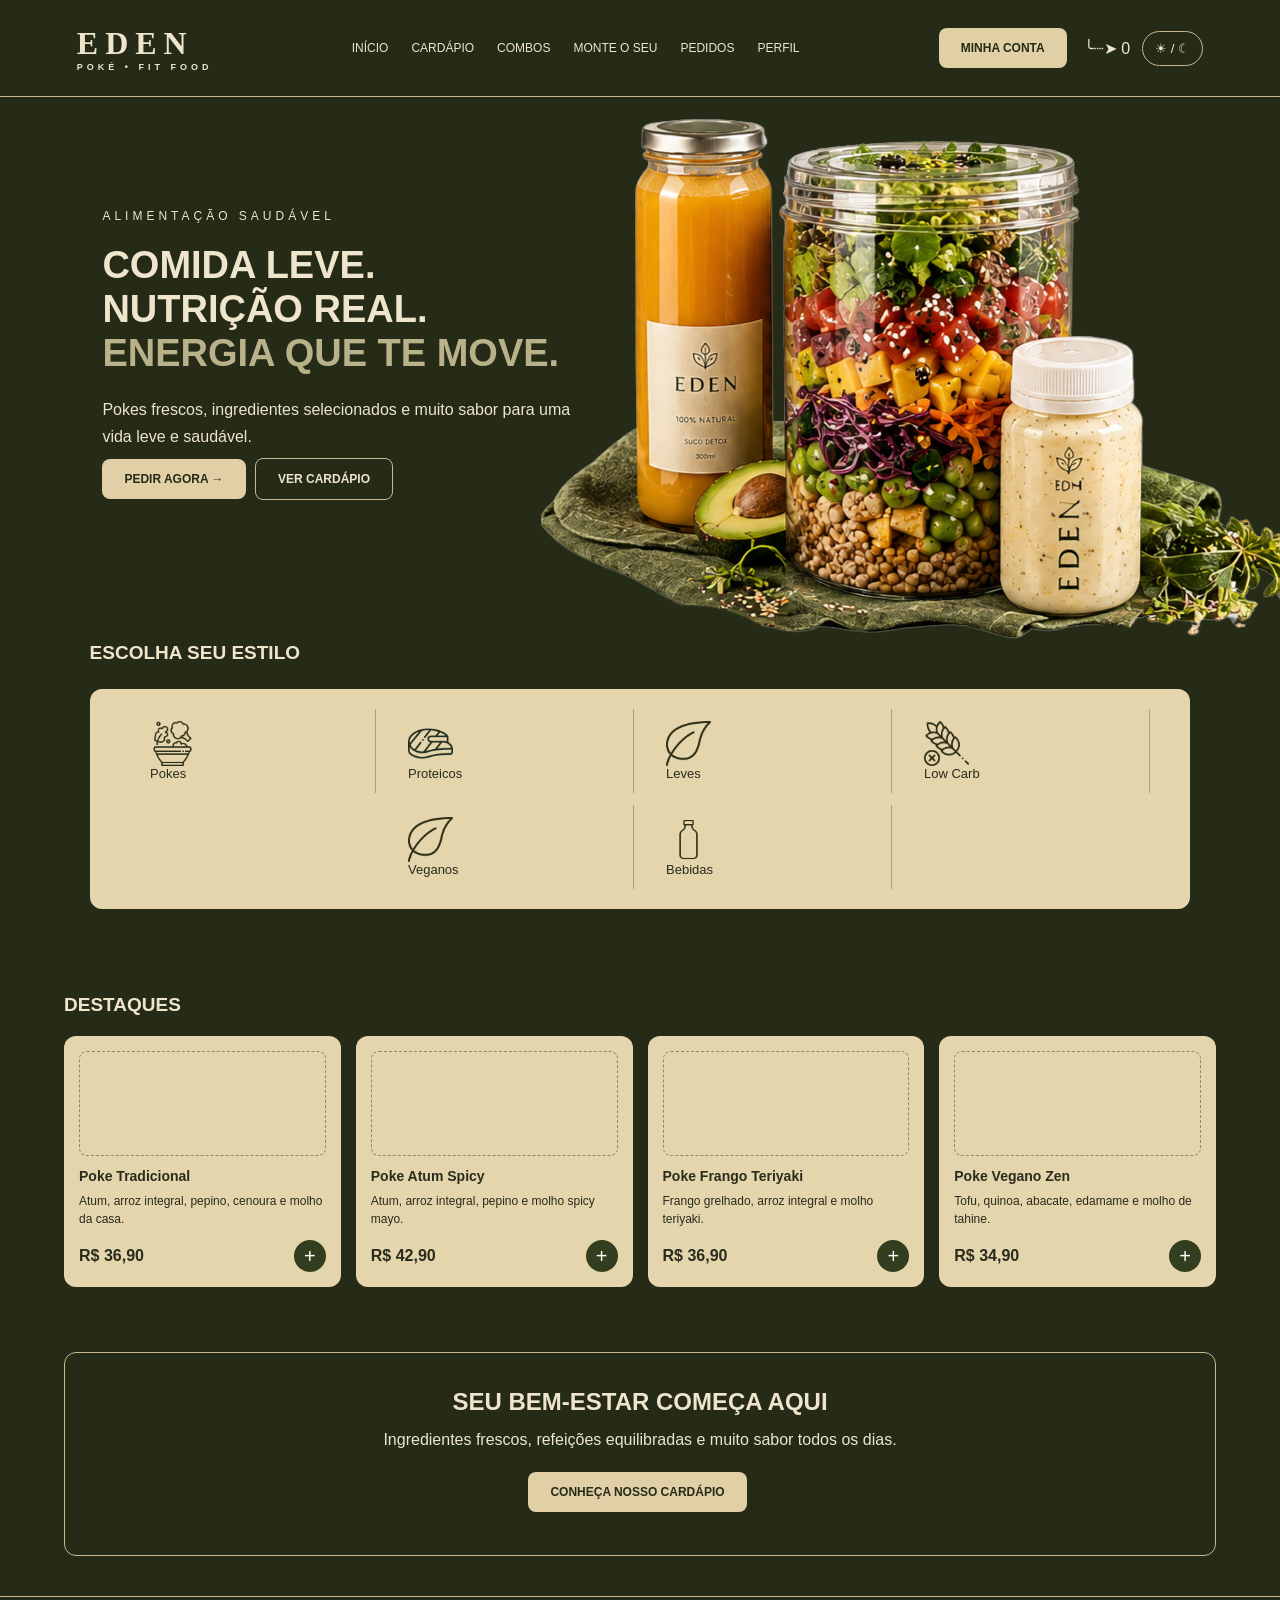
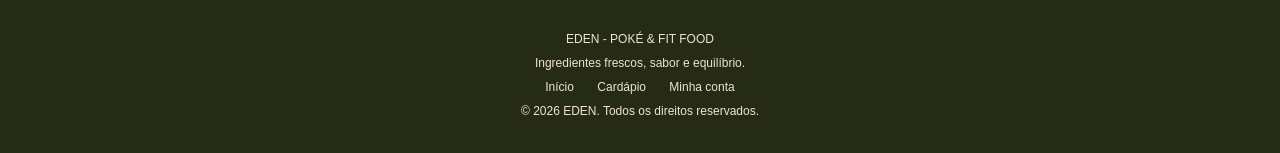
<file: index.html>
<!DOCTYPE html>
<html lang="pt-br">
<head>
    <meta charset="UTF-8">
    <meta name="viewport" content="width=device-width, initial-scale=1.0">
    <title>EDEN | Poke & Fit Food</title>
    <link rel="stylesheet" href="style.css">
</head>
<body>
    <header id="cabecalho"></header>

    <main>
        <section class="inicio">
            <div class="texto-inicio">
                <p class="subtitulo">ALIMENTAÇÃO SAUDÁVEL</p>
                <h1>COMIDA LEVE.<br>NUTRIÇÃO REAL.<br><span>ENERGIA QUE TE MOVE.</span></h1>
                <p>Pokes frescos, ingredientes selecionados e muito sabor para uma vida leve e saudável.</p>

                <a href="cardapio.html" class="botao">PEDIR AGORA →</a>
                <a href="cardapio.html" class="botao botao-contorno">VER CARDÁPIO</a>
            </div>

            <div class="imagem-principal">
                <!--imagem dos produtos-->
                <p><img src="138a0381-5ebe-4b4e-bbcd-8051aadfc084.png" alt=""></p>
            </div>
        </section>

        <section class="categorias">
            <h2>ESCOLHA SEU ESTILO</h2>
            <div class="lista-categorias">
                <a href="cardapio.html"><img src="salada (1).png" alt=""> Pokes</a>
                <a href="cardapio.html"><img src="salmao.png" alt="">Proteicos</a>
                <a href="cardapio.html"><img src="folha (1).png" alt=""> Leves</a>
                <a href="cardapio.html"><img src="livre-de-gluten.png" alt=""> Low Carb</a>
                <a href="cardapio.html"><img src="folha (1).png" alt=""> Veganos</a>
                <a href="cardapio.html"><img src="garrafa-de-leite.png" alt=""> Bebidas</a>
            </div>
        </section>

        <section class="secao">
            <h2>DESTAQUES</h2>
            <div class="produtos" id="destaques"></div>
        </section>

        <section class="mensagem">
            <h2>SEU BEM-ESTAR COMEÇA AQUI</h2>
            <p>Ingredientes frescos, refeições equilibradas e muito sabor todos os dias.</p>
            <a href="cardapio.html" class="botao">CONHEÇA NOSSO CARDÁPIO</a>
        </section>
    </main>

    <footer id="rodape"></footer>
    <script src="script.js"></script>
</body>
</html>
</file>
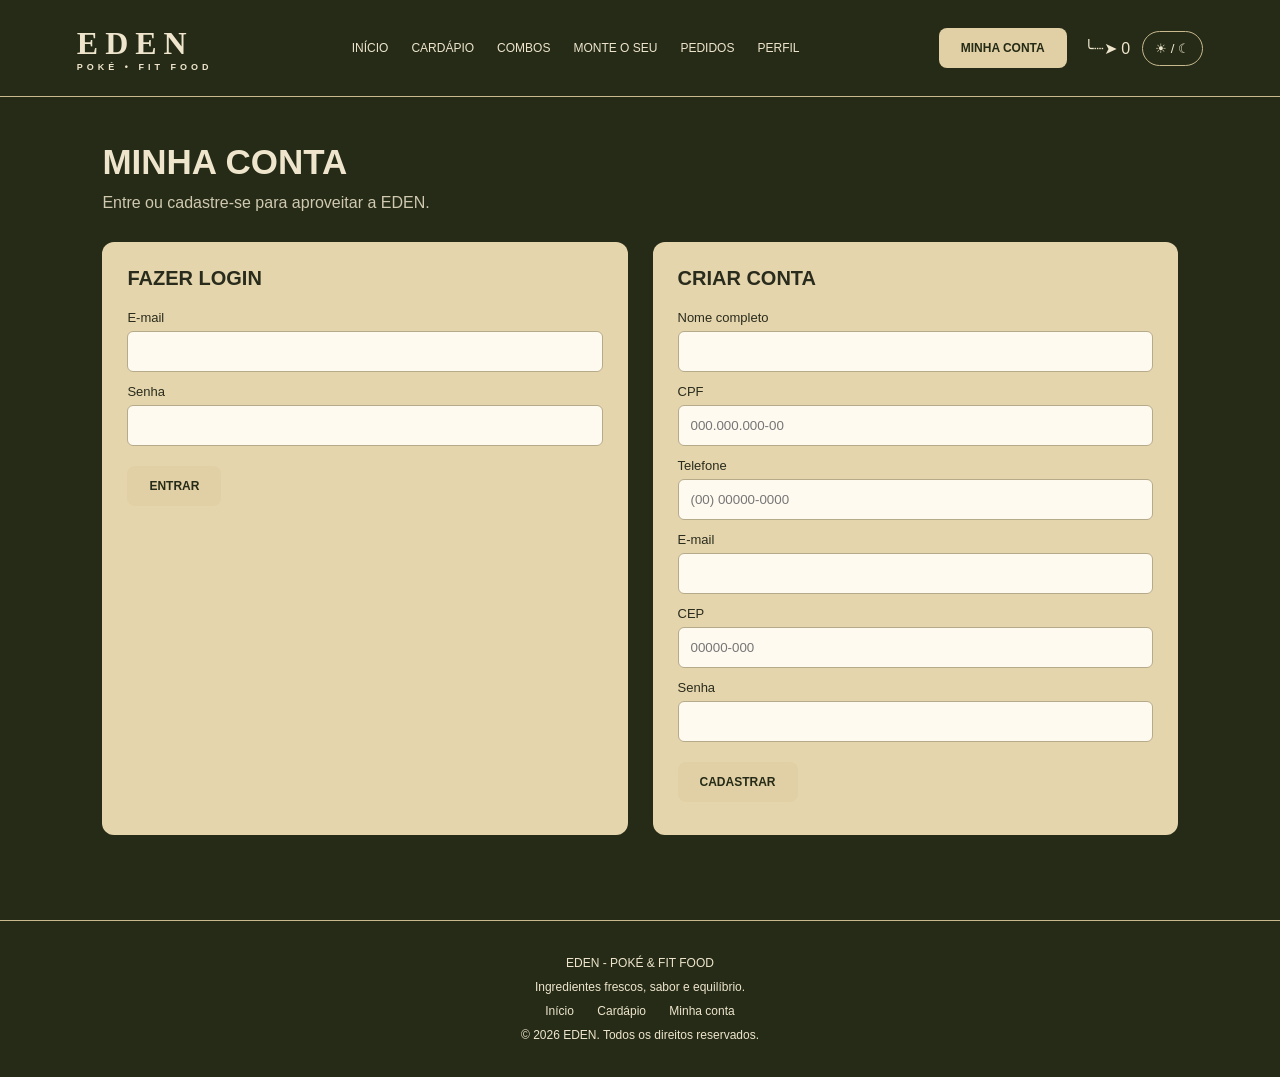
<file: acesso.html>
<!DOCTYPE html>
<html lang="pt-br">
<head>
    <meta charset="UTF-8">
    <meta name="viewport" content="width=device-width, initial-scale=1.0">
    <title>Minha conta | EDEN</title>
    <link rel="stylesheet" href="style.css">
</head>
<body>
    <header id="cabecalho"></header>

    <main class="pagina">
        <h1>MINHA CONTA</h1>
        <p>Entre ou cadastre-se para aproveitar a EDEN.</p>

        <div class="caixas-acesso">
            <form class="formulario" id="formLogin">
                <h2>FAZER LOGIN</h2>

                <label>E-mail</label>
                <input type="email" id="loginEmail" maxlength="60" required>

                <label>Senha</label>
                <input type="password" id="loginSenha" maxlength="30" required>

                <button class="botao" type="submit">ENTRAR</button>
            </form>

            <form class="formulario" id="formCadastro">
                <h2>CRIAR CONTA</h2>

                <label>Nome completo</label>
                <input type="text" id="nome" maxlength="60" required>

                <label>CPF</label>
                <input type="text" id="cpf" placeholder="000.000.000-00" maxlength="14" required>

                <label>Telefone</label>
                <input type="text" id="telefone" placeholder="(00) 00000-0000" maxlength="15" required>

                <label>E-mail</label>
                <input type="email" id="email" maxlength="60" required>

                <label>CEP</label>
                <input type="text" id="cep" placeholder="00000-000" maxlength="9" required>

                <label>Senha</label>
                <input type="password" id="senha" minlength="6" maxlength="20" required>

                <button class="botao" type="submit">CADASTRAR</button>
            </form>
        </div>
    </main>

    <footer id="rodape"></footer>
    <script src="script.js"></script>
</body>
</html>
</file>
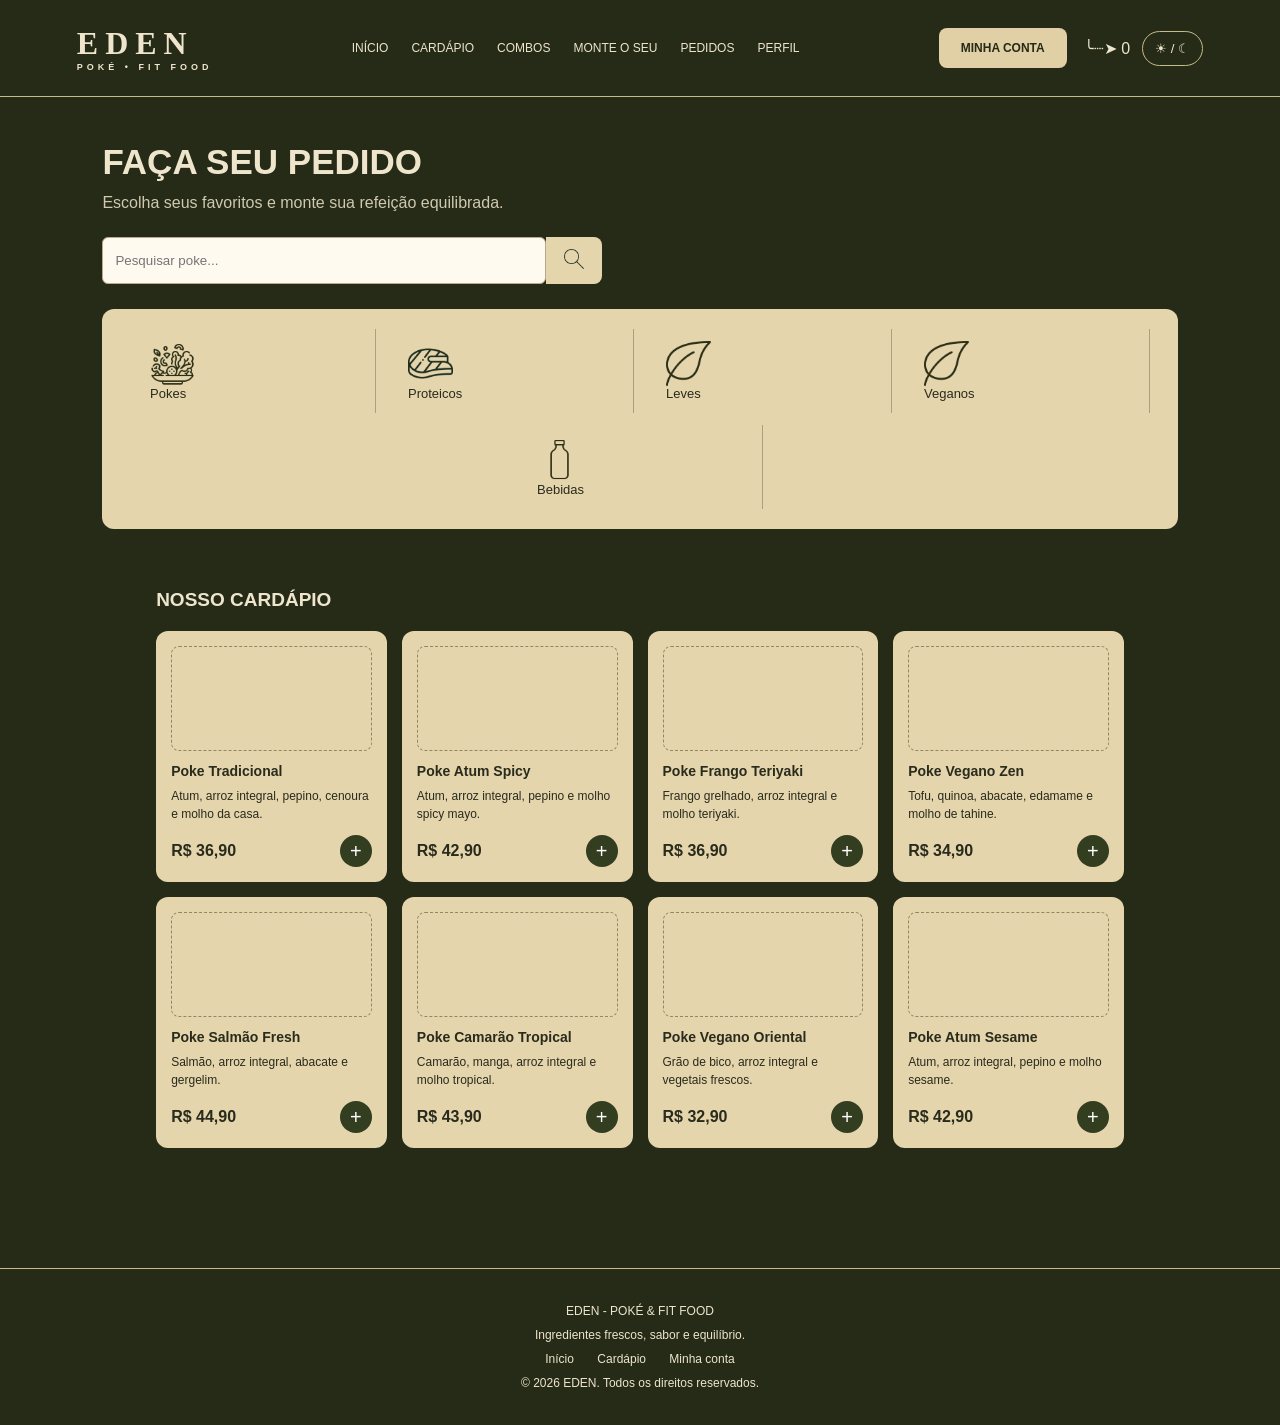
<file: cardapio.html>
<!DOCTYPE html>
<html lang="pt-br">
<head>
    <meta charset="UTF-8">
    <meta name="viewport" content="width=device-width, initial-scale=1.0">
    <title>Cardápio | EDEN</title>
    <link rel="stylesheet" href="style.css">
</head>
<body>
    <header id="cabecalho"></header>

    <main class="pagina">
        <h1>FAÇA SEU PEDIDO</h1>
        <p>Escolha seus favoritos e monte sua refeição equilibrada.</p>

        <div class="barra-pesquisa">
            <input type="text" id="pesquisa" placeholder="Pesquisar poke...">
            <button onclick="buscarProdutos()"><img src="lupa-arredondada.png" alt=""></button>
        </div>

        <div class="lista-categorias">
            <a href="#produtos"><img src="salada.png" alt=""> Pokes</a>
            <a href="#produtos"><img src="salmao.png" alt=""> Proteicos</a>
            <a href="#produtos"><img src="folha (1).png" alt=""> Leves</a>
            <a href="#produtos"><img src="folha (1).png" alt=""> Veganos</a>
            <a href="#produtos"><img src="garrafa-de-leite.png" alt=""> Bebidas</a>
        </div>

        <section class="secao">
            <h2>NOSSO CARDÁPIO</h2>
            <div class="produtos" id="produtos"></div>
        </section>
    </main>

    <footer id="rodape"></footer>
    <script src="script.js"></script>
</body>
</html>
</file>
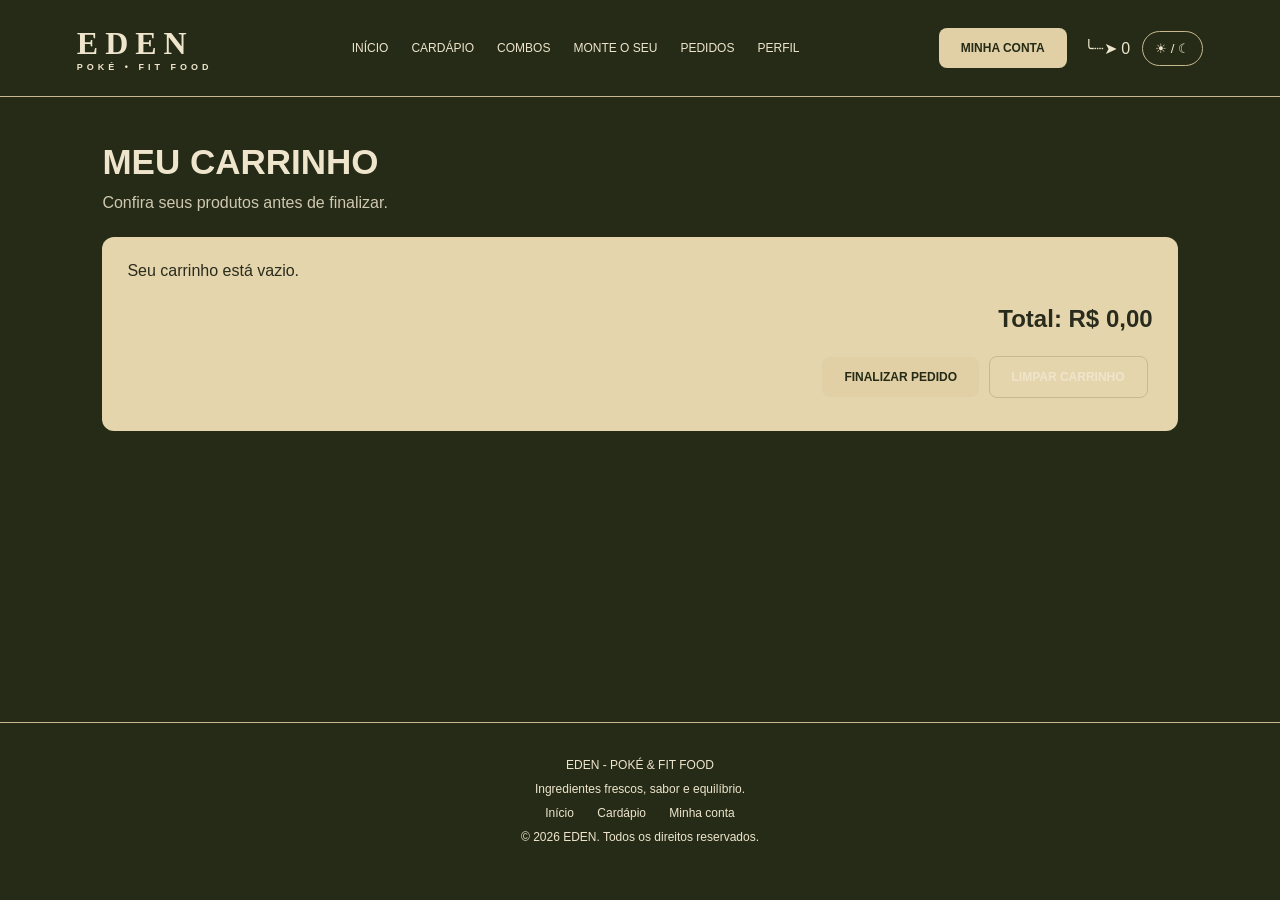
<file: carrinho.html>
<!DOCTYPE html>
<html lang="pt-br">
<head>
    <meta charset="UTF-8">
    <meta name="viewport" content="width=device-width, initial-scale=1.0">
    <title>Carrinho | EDEN</title>
    <link rel="stylesheet" href="style.css">
</head>
<body>
    <header id="cabecalho"></header>

    <main class="pagina">
        <h1>MEU CARRINHO</h1>
        <p>Confira seus produtos antes de finalizar.</p>

        <div class="caixa">
            <div id="itensCarrinho"></div>

            <div class="total">
                <h2>Total: R$ <span id="valorTotal">0,00</span></h2>
                <button class="botao" onclick="finalizarPedido()">FINALIZAR PEDIDO</button>
                <button class="botao botao-contorno" onclick="limparCarrinho()">LIMPAR CARRINHO</button>
            </div>
        </div>
    </main>

    <footer id="rodape"></footer>
    <script src="script.js"></script>
</body>
</html>
</file>
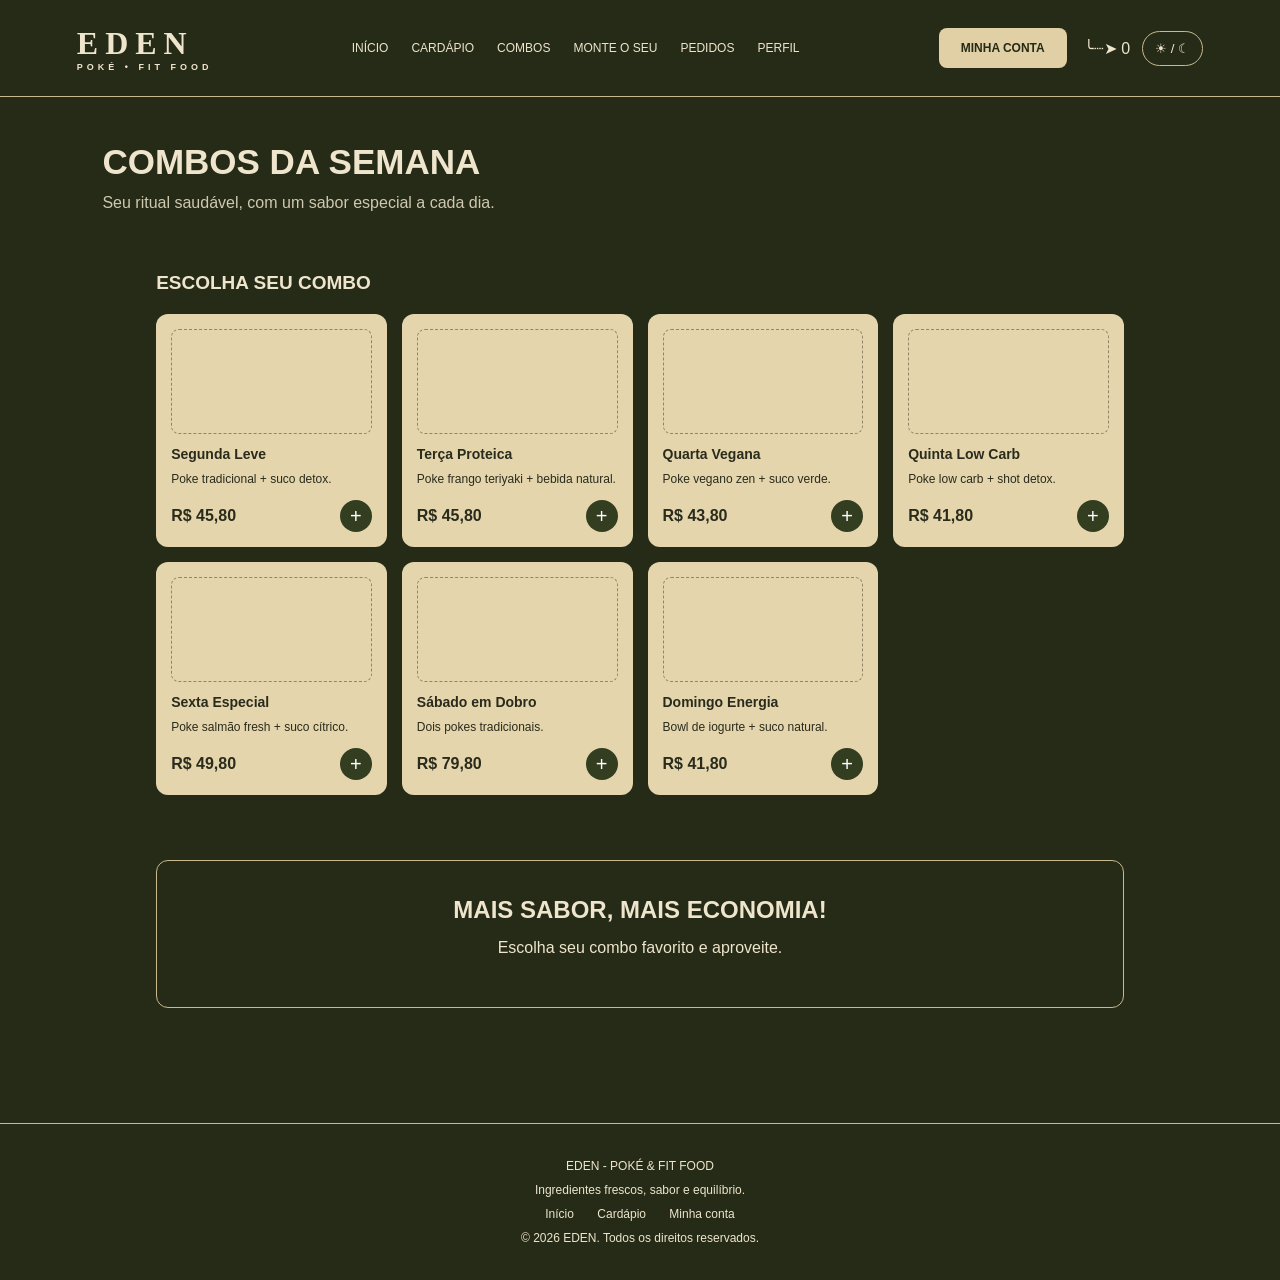
<file: combos.html>
<!DOCTYPE html>
<html lang="pt-br">
<head>
    <meta charset="UTF-8">
    <meta name="viewport" content="width=device-width, initial-scale=1.0">
    <title>Combos | EDEN</title>
    <link rel="stylesheet" href="style.css">
</head>
<body>
    <header id="cabecalho"></header>

    <main class="pagina">
        <h1>COMBOS DA SEMANA</h1>
        <p>Seu ritual saudável, com um sabor especial a cada dia.</p>

        <section class="secao">
            <h2>ESCOLHA SEU COMBO</h2>
            <div class="produtos" id="combos"></div>
        </section>

        <section class="mensagem">
            <h2>MAIS SABOR, MAIS ECONOMIA!</h2>
            <p>Escolha seu combo favorito e aproveite.</p>
        </section>
    </main>

    <footer id="rodape"></footer>
    <script src="script.js"></script>
</body>
</html>
</file>
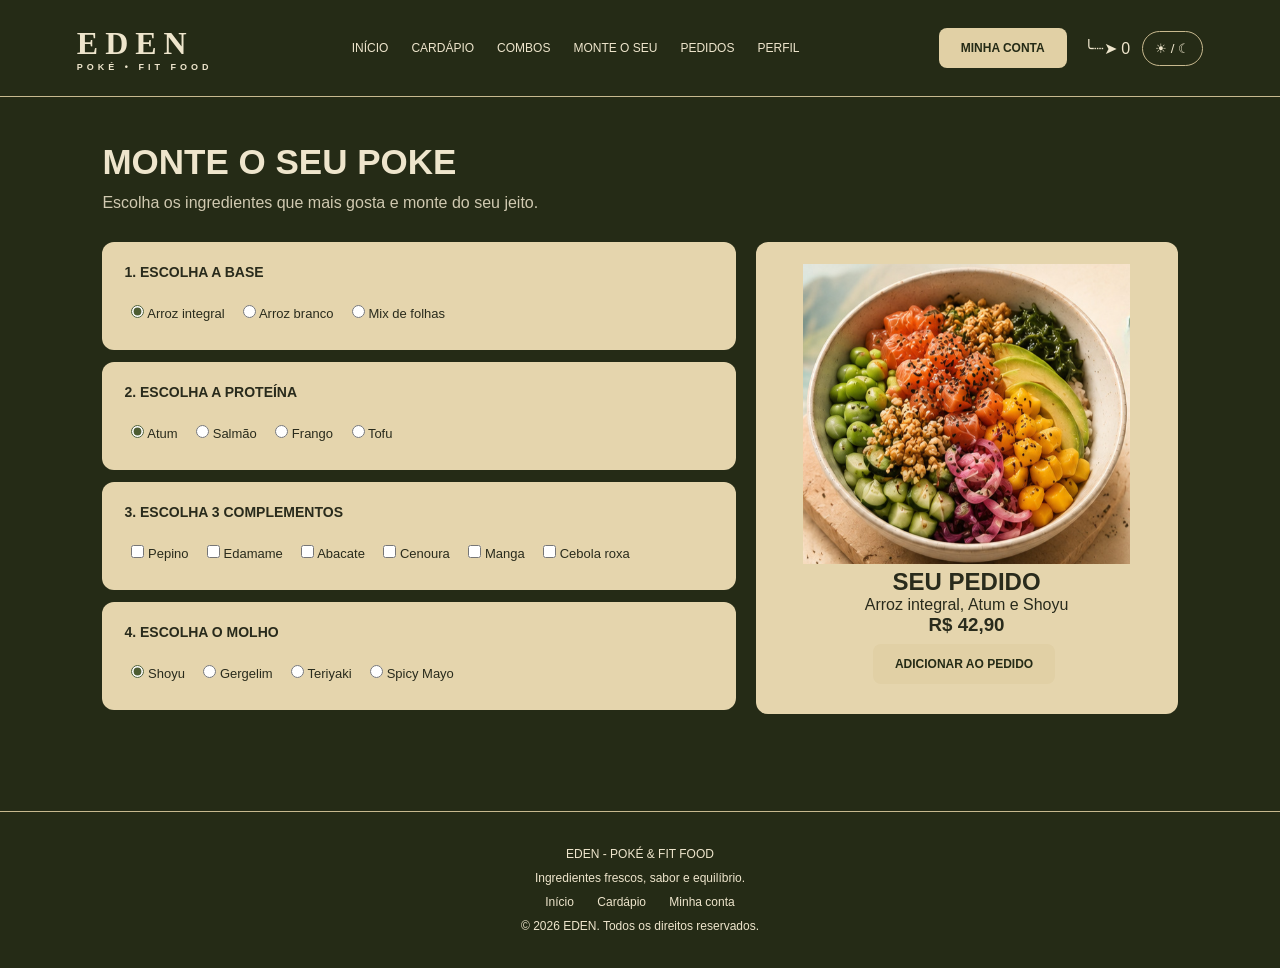
<file: monte.html>
<!DOCTYPE html>
<html lang="pt-br">
<head>
    <meta charset="UTF-8">
    <meta name="viewport" content="width=device-width, initial-scale=1.0">
    <title>Monte seu Poke | EDEN</title>
    <link rel="stylesheet" href="style.css">
</head>
<body>
    <header id="cabecalho"></header>

    <main class="pagina">
        <h1>MONTE O SEU POKE</h1>
        <p>Escolha os ingredientes que mais gosta e monte do seu jeito.</p>

        <div class="montagem">
            <div class="opcoes">

                <div class="grupo">
                    <h3>1. ESCOLHA A BASE</h3>
                    <label><input type="radio" name="base" value="Arroz integral" checked> Arroz integral</label>
                    <label><input type="radio" name="base" value="Arroz branco"> Arroz branco</label>
                    <label><input type="radio" name="base" value="Mix de folhas"> Mix de folhas</label>
                </div>

                <div class="grupo">
                    <h3>2. ESCOLHA A PROTEÍNA</h3>
                    <label><input type="radio" name="proteina" value="Atum" checked> Atum</label>
                    <label><input type="radio" name="proteina" value="Salmão"> Salmão</label>
                    <label><input type="radio" name="proteina" value="Frango"> Frango</label>
                    <label><input type="radio" name="proteina" value="Tofu"> Tofu</label>
                </div>

                <div class="grupo">
                    <h3>3. ESCOLHA 3 COMPLEMENTOS</h3>
                    <label><input type="checkbox" name="complemento" value="Pepino"> Pepino</label>
                    <label><input type="checkbox" name="complemento" value="Edamame"> Edamame</label>
                    <label><input type="checkbox" name="complemento" value="Abacate"> Abacate</label>
                    <label><input type="checkbox" name="complemento" value="Cenoura"> Cenoura</label>
                    <label><input type="checkbox" name="complemento" value="Manga"> Manga</label>
                    <label><input type="checkbox" name="complemento" value="Cebola roxa"> Cebola roxa</label>
                </div>

                <div class="grupo">
                    <h3>4. ESCOLHA O MOLHO</h3>
                    <label><input type="radio" name="molho" value="Shoyu" checked> Shoyu</label>
                    <label><input type="radio" name="molho" value="Gergelim"> Gergelim</label>
                    <label><input type="radio" name="molho" value="Teriyaki"> Teriyaki</label>
                    <label><input type="radio" name="molho" value="Spicy Mayo"> Spicy Mayo</label>
                </div>

            </div>

            <div class="resumo">
                <!--imagem do poke-->
                <div class="imagem-poke-monte">
                    <p><img src="64dbfb22-d07b-4750-bb5d-976a381dc81d.png" alt=""></p>
                </div>

                <h2>SEU PEDIDO</h2>
                <p id="resumo-poke">Arroz integral, Atum e Shoyu</p>
                <h3>R$ 42,90</h3>
                <button class="botao" onclick="adicionarPoke()">ADICIONAR AO PEDIDO</button>
            </div>
        </div>
    </main>

    <footer id="rodape"></footer>
    <script src="script.js"></script>
</body>
</html>
</file>
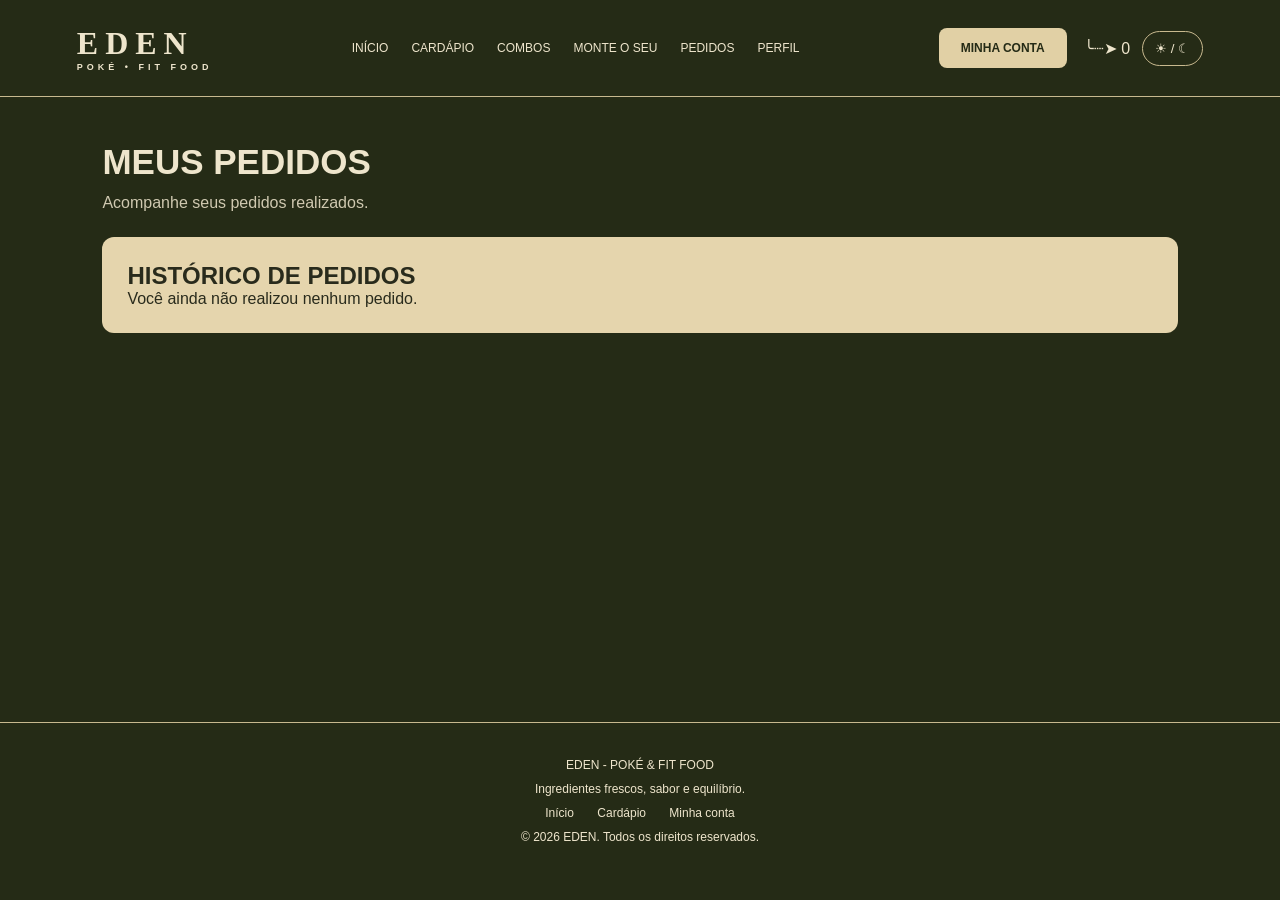
<file: pedidos.html>
<!DOCTYPE html>
<html lang="pt-br">
<head>
    <meta charset="UTF-8">
    <meta name="viewport" content="width=device-width, initial-scale=1.0">
    <title>Meus pedidos | EDEN</title>
    <link rel="stylesheet" href="style.css">
</head>
<body>
    <header id="cabecalho"></header>

    <main class="pagina">
        <h1>MEUS PEDIDOS</h1>
        <p>Acompanhe seus pedidos realizados.</p>

        <section class="caixa">
            <h2>HISTÓRICO DE PEDIDOS</h2>
            <div id="historico">
                <p>Você ainda não realizou nenhum pedido.</p>
            </div>
        </section>
    </main>

    <footer id="rodape"></footer>
    <script src="script.js"></script>
</body>
</html>
</file>
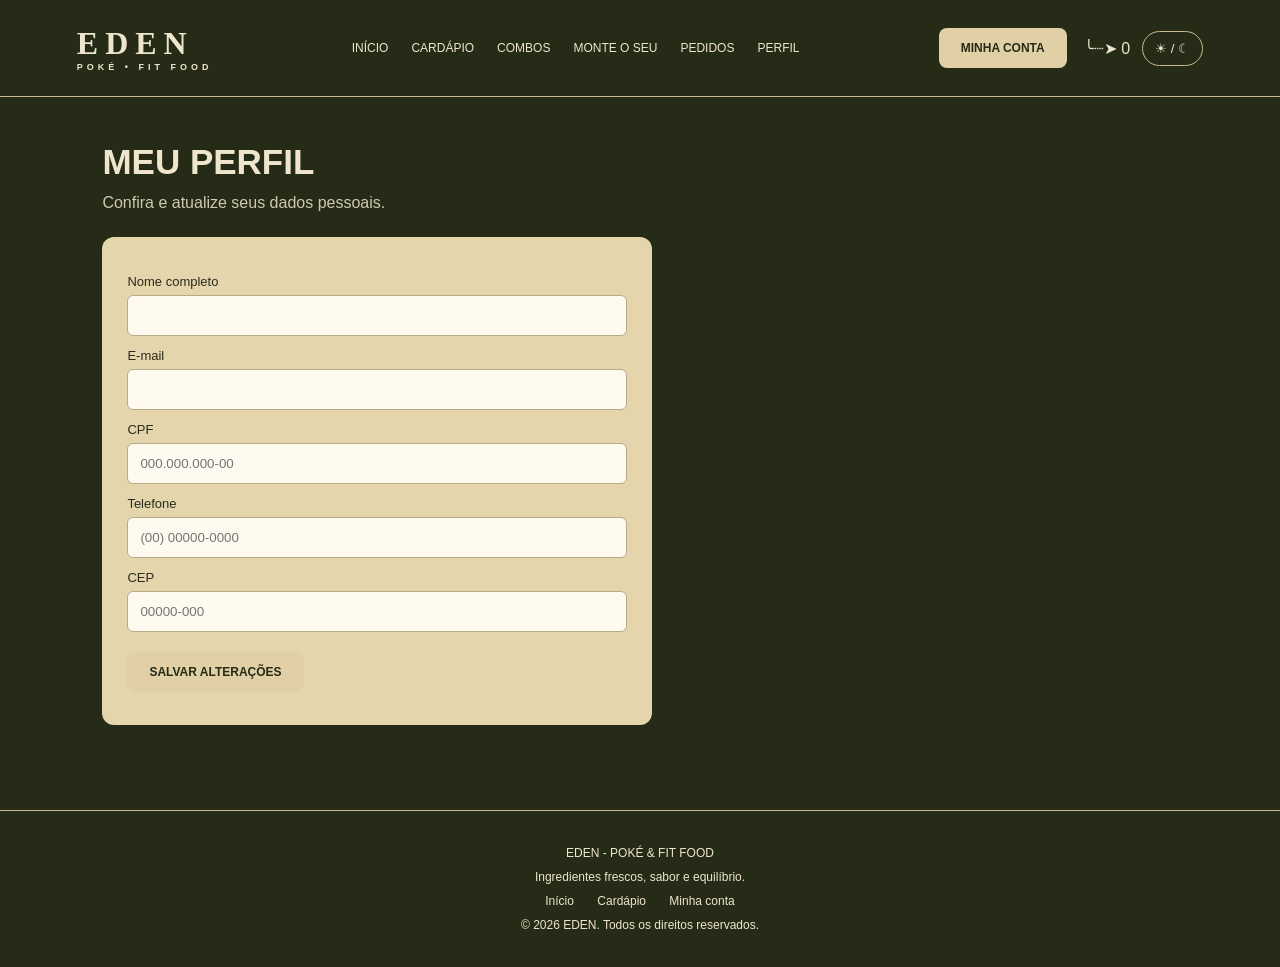
<file: perfil.html>
<!DOCTYPE html>
<html lang="pt-br">
<head>
    <meta charset="UTF-8">
    <meta name="viewport" content="width=device-width, initial-scale=1.0">
    <title>Meu perfil | EDEN</title>
    <link rel="stylesheet" href="style.css">
</head>
<body>
    <header id="cabecalho"></header>

    <main class="pagina">
        <h1>MEU PERFIL</h1>
        <p>Confira e atualize seus dados pessoais.</p>

        <form class="formulario perfil-form" id="formPerfil">
            <label>Nome completo</label>
            <input type="text" id="perfilNome" maxlength="60" required>

            <label>E-mail</label>
            <input type="email" id="perfilEmail" maxlength="60" required>

            <label>CPF</label>
            <input type="text" id="perfilCpf" maxlength="14" placeholder="000.000.000-00">

            <label>Telefone</label>
            <input type="text" id="perfilTelefone" maxlength="15" placeholder="(00) 00000-0000">

            <label>CEP</label>
            <input type="text" id="perfilCep" maxlength="9" placeholder="00000-000">

            <button type="submit" class="botao">SALVAR ALTERAÇÕES</button>
        </form>
    </main>

    <footer id="rodape"></footer>
    <script src="script.js"></script>
</body>
</html>
</file>
<file: style.css>
:root {
    --fundo: #252b16;
    --fundo-card: #e5d5ad;
    --texto: #eee5cc;
    --texto-card: #292b1c;
    --verde: #333d20;
    --borda: #c8b98f;
}

* {
    margin: 0;
    padding: 0;
    box-sizing: border-box;
    font-family: Arial, sans-serif;
}

body {
    background-color: var(--fundo);
    color: var(--texto);
    transition: 0.3s;
}

a {
    text-decoration: none;
    color: inherit;
}

button {
    cursor: pointer;
}

/* modo claro */

body.claro {
    --fundo: #eee7d5;
    --fundo-card: #fffaf0;
    --texto: #30351e;
    --texto-card: #30351e;
    --verde: #d8c9a3;
    --borda: #8b866b;
}

header {
    width: 100%;
    padding: 20px 6%;
    display: flex;
    align-items: center;
    justify-content: space-between;
    gap: 20px;
    flex-wrap: wrap;
    border-bottom: 1px solid var(--borda);
}

.logo {
    font-family: Georgia, serif;
    font-size: 32px;
    letter-spacing: 7px;
    font-weight: bold;
}

.logo small {
    display: block;
    font-family: Arial, sans-serif;
    font-size: 9px;
    letter-spacing: 4px;
    text-align: center;
}

nav {
    display: flex;
    gap: 23px;
    flex-wrap: wrap;
}

nav a {
    font-size: 12px;
    transition: 0.3s;
}

nav a:hover {
    color: #cdb77c;
}

.acoes {
    display: flex;
    gap: 12px;
    align-items: center;
}

.botao-tema {
    padding: 9px 12px;
    border: 1px solid var(--borda);
    border-radius: 20px;
    background: transparent;
    color: var(--texto);
}

.botao {
    display: inline-block;
    background: #e1d0a5;
    color: #252b16;
    padding: 13px 22px;
    border: none;
    border-radius: 8px;
    font-size: 12px;
    font-weight: bold;
    margin: 8px 5px 8px 0;
    transition: 0.3s;
}

.botao:hover {
    background: #c6b17c;
    transform: translateY(-2px);
}

.botao-contorno {
    background: transparent;
    color: var(--texto);
    border: 1px solid var(--borda);
}

/* pagina inicial */

.inicio {
    padding: 65px 8%;
    display: flex;
    align-items: center;
    justify-content: space-between;
    gap: 40px;
    min-height: 440px;
}

.texto-inicio {
    max-width: 470px;
}

.subtitulo {
    font-size: 12px;
    letter-spacing: 4px;
    margin-bottom: 18px;
}

.texto-inicio h1 {
    font-size: 38px;
    line-height: 1.15;
    margin-bottom: 20px;
}

.texto-inicio h1 span {
    color: #b8b18a;
}

.texto-inicio p {
    line-height: 1.7;
}

.imagem-principal {
    width: 520px;
    height: 340px;
    display: flex;
    flex-direction: column;
    justify-content: center;
    align-items: center;
    text-align: center;
    margin-top: 50px;
}

.lista-categorias img {
    width: 45px;
    height: 45px;
    display: flex;
    align-items: center;
    text-align: center;
    margin-right: 160px;
}

/* categorias */

.categorias {
    padding: 25px 7%;
}

.categorias h2,
.secao h2 {
    margin-bottom: 20px;
    font-size: 19px;
}

.lista-categorias {
    display: flex;
    flex-wrap: wrap;
    gap: 12px;
    justify-content: center;
    background: var(--fundo-card);
    color: var(--texto-card);
    border-radius: 12px;
    padding: 20px;
    margin: 25px 0;
}

.lista-categorias a {
    padding: 12px 20px;
    border-right: 1px solid #aaa17e;
    font-size: 13px;
}

/* produtos */

.secao {
    padding: 35px 5%;
}

.produtos {
    display: grid;
    grid-template-columns: repeat(4, 1fr);
    gap: 15px;
}

.produto {
    background: var(--fundo-card);
    color: var(--texto-card);
    border-radius: 12px;
    padding: 15px;
    display: flex;
    flex-direction: column;
    justify-content: space-between;
    min-height: 230px;
    transition: 0.3s;
}

.produto:hover {
    transform: translateY(-4px);
}

.produto-imagem {
    height: 105px;
    width: 100%;
    border: 1px dashed #918767;
    border-radius: 8px;
    display: flex;
    justify-content: center;
    align-items: center;
    margin-bottom: 12px;
    color: #6b674f;
    font-size: 12px;
    text-align: center;
}

.produto h3 {
    font-size: 14px;
    margin-bottom: 8px;
}

.produto p {
    font-size: 12px;
    line-height: 1.5;
    margin-bottom: 12px;
}

.produto-rodape {
    display: flex;
    align-items: center;
    justify-content: space-between;
    font-weight: bold;
}

.adicionar {
    width: 32px;
    height: 32px;
    border: none;
    border-radius: 50%;
    background: var(--verde);
    color: white;
    font-size: 20px;
}

.pagina {
    padding: 45px 8%;
    min-height: 65vh;
}

.pagina h1 {
    font-size: 35px;
    margin-bottom: 12px;
}

.pagina > p {
    margin-bottom: 25px;
    opacity: 0.85;
}

.barra-pesquisa {
    display: flex;
    max-width: 500px;
    margin: 25px 0;
}

.barra-pesquisa input {
    flex: 1;
    border-radius: 8px 0 0 8px;
}

.barra-pesquisa button {
    padding: 12px 18px;
    border: none;
    background: var(--fundo-card);
    border-radius: 0 8px 8px 0;
}

/* monte seu poke */

.montagem {
    display: grid;
    grid-template-columns: 1.5fr 1fr;
    gap: 20px;
    margin-top: 30px;
}

.grupo, .resumo {
    background: var(--fundo-card);
    color: var(--texto-card);
    border-radius: 12px;
    padding: 22px;
    margin-bottom: 12px;
}

.grupo h3 {
    font-size: 14px;
    margin-bottom: 18px;
}

.grupo label {
    display: inline-block;
    margin: 7px;
    font-size: 13px;
}

.grupo input {
    accent-color: #4d5c32;
}

.imagem-poke {
    height: 100px;
    display: flex;
    flex-direction: column;
    align-items: center;
    justify-content: center;
    margin-bottom: 20px;
    text-align: center;
}

.resumo {
    display: flex;
    flex-direction: column;
    align-items: center;
    justify-content: center;
    text-align: center;
}

.imagem-poke-monte img {
    height: 300px;
}

.barra-pesquisa img {
    width: 20px;
}

/* formularios */

.caixas-acesso {
    display: grid;
    grid-template-columns: 1fr 1fr;
    gap: 25px;
    margin-top: 30px;
}

.formulario {
    background: var(--fundo-card);
    color: var(--texto-card);
    padding: 25px;
    border-radius: 12px;
}

.formulario h2 {
    margin-bottom: 20px;
    font-size: 20px;
}

.formulario label {
    display: block;
    font-size: 13px;
    margin: 12px 0 6px;
}

input:not([type="radio"]):not([type="checkbox"]) {
    width: 100%;
    padding: 12px;
    border: 1px solid #b5aa89;
    border-radius: 6px;
    background: #fffaf0;
    color: #292b1c;
    outline: none;
}

input:focus {
    border-color: #59663b;
}

.formulario .botao {
    margin-top: 20px;
}

.perfil-form {
    max-width: 550px;
    margin-top: 25px;
}

/* carrinho e pedidos */

.caixa {
    background: var(--fundo-card);
    color: var(--texto-card);
    border-radius: 12px;
    padding: 25px;
    margin-top: 25px;
}

.item-carrinho {
    display: flex;
    justify-content: space-between;
    align-items: center;
    gap: 15px;
    padding: 15px 0;
    border-bottom: 1px solid #b5aa89;
}

.total {
    margin-top: 25px;
    text-align: right;
}

.total h2 {
    margin-bottom: 15px;
}

.item-pedido {
    border-bottom: 1px solid #b5aa89;
    padding: 15px 0;
}

.mensagem {
    margin: 30px 5%;
    padding: 35px;
    border: 1px solid var(--borda);
    border-radius: 12px;
    text-align: center;
}

.mensagem h2 {
    margin-bottom: 15px;
}

.mensagem p {
    margin-bottom: 15px;
}

footer {
    padding: 30px;
    text-align: center;
    border-top: 1px solid var(--borda);
    margin-top: 40px;
    font-size: 12px;
    line-height: 2;
}

footer a {
    margin: 0 10px;
}

/* celular */

@media (max-width: 900px) {
    .produtos {
        grid-template-columns: repeat(2, 1fr);
    }

    .inicio {
        flex-direction: column;
        align-items: flex-start;
    }

    .imagem-principal {
        width: 100%;
    }

    .montagem {
        grid-template-columns: 1fr;
    }
}

@media (max-width: 600px) {
    header {
        justify-content: center;
    }

    nav {
        justify-content: center;
        gap: 12px;
    }

    .logo {
        font-size: 25px;
    }

    .texto-inicio h1 {
        font-size: 29px;
    }

    .pagina {
        padding: 30px 5%;
    }

    .pagina h1 {
        font-size: 27px;
    }

    .produtos {
        grid-template-columns: 1fr;
    }

    .caixas-acesso {
        grid-template-columns: 1fr;
    }

    .lista-categorias a {
        border: none;
    }

    .inicio {
        padding: 35px 6%;
    }

    .imagem-principal {
        height: 260px;
    }
}
</file>
